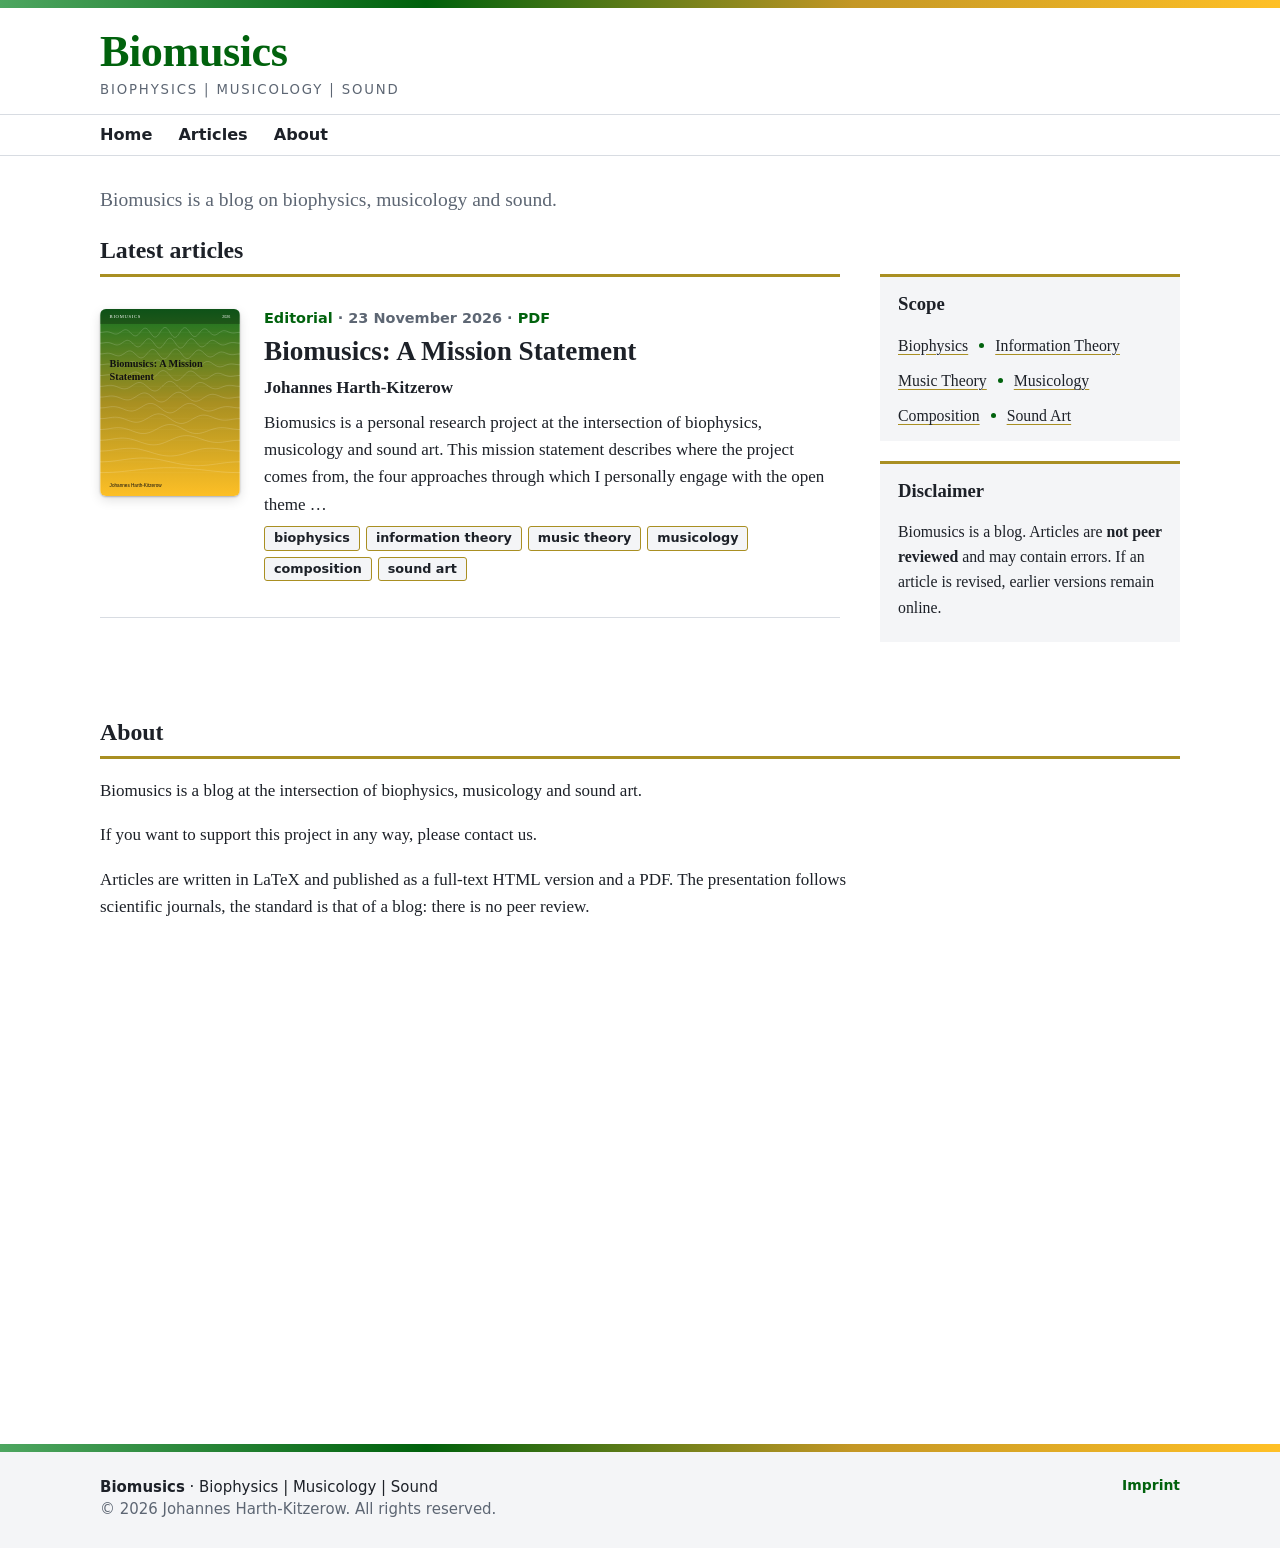
<file: index.html>
<!doctype html>
<html lang="en">
<head>
  <meta charset="utf-8">
  <meta name="viewport" content="width=device-width, initial-scale=1">
  <title>Biomusics</title>
  <meta name="description" content="Biomusics is a blog on biophysics, musicology and sound.">
  <link rel="stylesheet" href="assets/style.css">
  <script defer src="assets/player.js"></script>
  <script defer src="assets/nav.js"></script>
</head>
<body>
  <a class="skip" href="#main">Skip to content</a>
  <div class="stripe" aria-hidden="true"></div>

  <header class="masthead">
    <div class="wrap masthead-row">
      <a class="brand" href="index.html">
        <span class="brand-title">Biomusics</span>
<span class="brand-sub">Biophysics | Musicology | Sound</span>      </a>
      <div class="masthead-side">
      </div>
    </div>
  </header>

  <nav class="mainnav" aria-label="Main">
    <div class="wrap">
      <ul>
        <li><a href="index.html">Home</a></li>
        <li><a href="index.html#articles">Articles</a></li>
        <li><a href="index.html#about">About</a></li>
      </ul>
    </div>
  </nav>

  <main id="main" class="wrap">
<section class="intro">
  <h1>Biomusics</h1>
  <p class="lead">Biomusics is a blog on biophysics, musicology and sound.</p>
</section>

<div class="layout">
  <section id="articles" class="main-col">
    <h2 class="section-title">Latest articles</h2>
    <article class="card">
  <a class="card-cover" href="articles/HarthKitzerow2026Biomusics/fulltext/index.html" tabindex="-1" aria-hidden="true">
    <img src="articles/HarthKitzerow2026Biomusics/cover.svg" alt="Cover of “Biomusics: A Mission Statement”" loading="lazy">
  </a>
  <div class="card-body">
    <p class="kicker">
      <span class="type">Editorial</span> ·
      23 November 2026      · <a class="pdf-link" href="articles/HarthKitzerow2026Biomusics/HarthKitzerow2026Biomusics.pdf">PDF</a>
    </p>
    <h3 class="card-title"><a href="articles/HarthKitzerow2026Biomusics/fulltext/index.html">Biomusics: A Mission Statement</a></h3>
    <p class="authors">Johannes Harth-Kitzerow</p>
<p class="excerpt">Biomusics is a personal research project at the intersection of biophysics, musicology and sound art. This mission statement describes where the project comes from, the four approaches through which I personally engage with the open theme …</p>    <ul class="chips"><li class="scope"><a href="keywords/biophysics.html">biophysics</a></li><li class="scope"><a href="keywords/information-theory.html">information theory</a></li><li class="scope"><a href="keywords/music-theory.html">music theory</a></li><li class="scope"><a href="keywords/musicology.html">musicology</a></li><li class="scope"><a href="keywords/composition.html">composition</a></li><li class="scope"><a href="keywords/sound-art.html">sound art</a></li></ul>

  </div>
</article>

  </section>

  <aside class="side-col">
    <section class="panel">
      <h2>Scope</h2>
      <ul class="scope-rows"><li><a href="keywords/biophysics.html">Biophysics</a><span class="dot" aria-hidden="true"></span><a href="keywords/information-theory.html">Information Theory</a></li><li><a href="keywords/music-theory.html">Music Theory</a><span class="dot" aria-hidden="true"></span><a href="keywords/musicology.html">Musicology</a></li><li><a href="keywords/composition.html">Composition</a><span class="dot" aria-hidden="true"></span><a href="keywords/sound-art.html">Sound Art</a></li></ul>
    </section>
    <section class="panel">
      <h2>Disclaimer</h2>
      <p>Biomusics is a blog. Articles are <strong>not peer reviewed</strong> and may contain errors.
        If an article is revised, earlier versions remain online.</p>
    </section>
  </aside>
</div>

<section id="about" class="about-section">
  <h2 class="section-title">About</h2>
  <div class="prose-block">
<p>Biomusics is a blog at the intersection of biophysics, musicology and sound art.</p><p>If you want to support this project in any way, please contact us.</p><p>Articles are written in LaTeX and published as a full-text HTML version and a PDF. The presentation follows scientific journals, the standard is that of a blog: there is no peer review.</p>  </div>
</section>
  </main>

  <footer class="footer">
    <div class="stripe" aria-hidden="true"></div>
    <div class="wrap footer-row">
      <div>
        <strong>Biomusics</strong> · Biophysics | Musicology | Sound<br>
<span class="muted">© 2026 Johannes Harth-Kitzerow. All rights reserved.</span>      </div>
      <div class="footer-links">
        <ul class="social">
<li><a href="impressum.html">Imprint</a></li>        </ul>
      </div>
    </div>
  </footer>
</body>
</html>
</file>
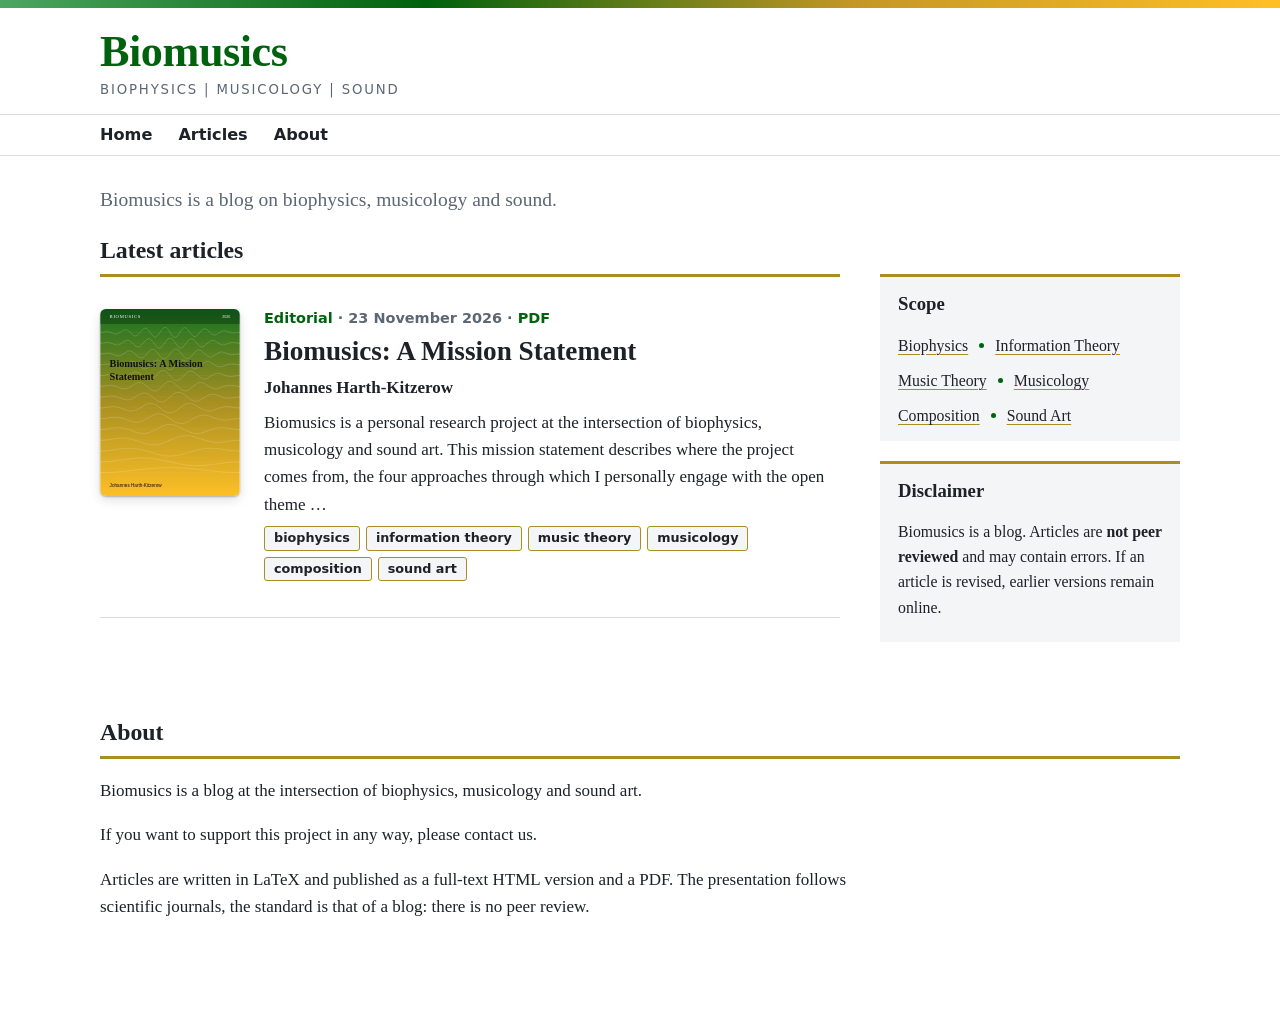
<file: about.html>
<!doctype html>
<meta charset="utf-8">
<title>About</title>
<meta http-equiv="refresh" content="0; url=index.html#about">
<link rel="canonical" href="index.html#about">
<p><a href="index.html#about">About</a></p>
</file>
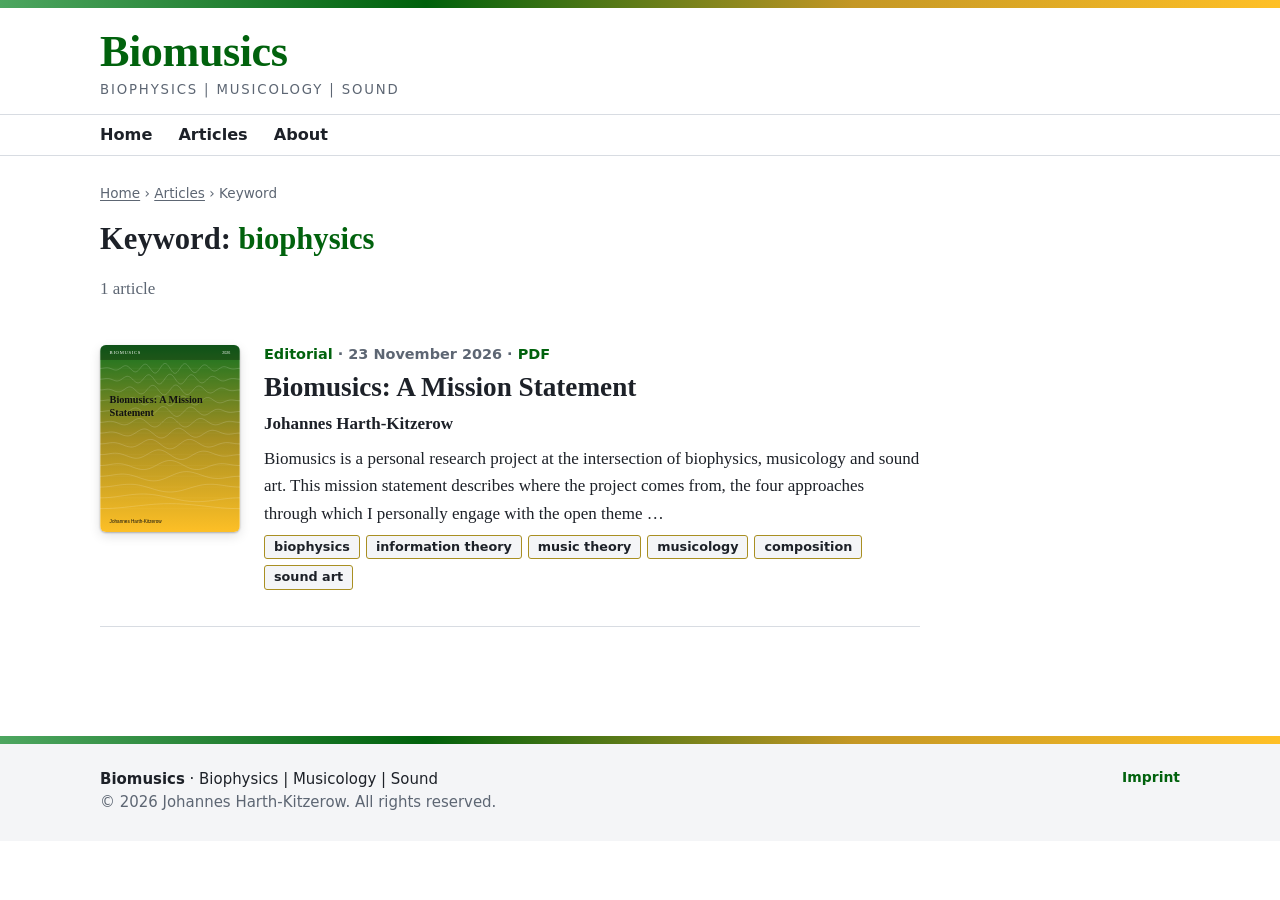
<file: keywords/biophysics.html>
<!doctype html>
<html lang="en">
<head>
  <meta charset="utf-8">
  <meta name="viewport" content="width=device-width, initial-scale=1">
  <title>Keyword: biophysics – Biomusics</title>
  <meta name="description" content="Biomusics is a blog on biophysics, musicology and sound.">
  <link rel="stylesheet" href="../assets/style.css">
  <script defer src="../assets/player.js"></script>
  <script defer src="../assets/nav.js"></script>
</head>
<body>
  <a class="skip" href="#main">Skip to content</a>
  <div class="stripe" aria-hidden="true"></div>

  <header class="masthead">
    <div class="wrap masthead-row">
      <a class="brand" href="../index.html">
        <span class="brand-title">Biomusics</span>
<span class="brand-sub">Biophysics | Musicology | Sound</span>      </a>
      <div class="masthead-side">
      </div>
    </div>
  </header>

  <nav class="mainnav" aria-label="Main">
    <div class="wrap">
      <ul>
        <li><a href="../index.html">Home</a></li>
        <li><a href="../index.html#articles">Articles</a></li>
        <li><a href="../index.html#about">About</a></li>
      </ul>
    </div>
  </nav>

  <main id="main" class="wrap">
<nav class="crumbs" aria-label="Breadcrumb">
  <a href="../index.html">Home</a> › <a href="../index.html#articles">Articles</a> › Keyword
</nav>

<section class="keyword-list">
  <h1 class="keyword-title">Keyword: <span>biophysics</span></h1>
  <p class="muted">1 article</p>
  <article class="card">
  <a class="card-cover" href="../articles/HarthKitzerow2026Biomusics/fulltext/index.html" tabindex="-1" aria-hidden="true">
    <img src="../articles/HarthKitzerow2026Biomusics/cover.svg" alt="Cover of “Biomusics: A Mission Statement”" loading="lazy">
  </a>
  <div class="card-body">
    <p class="kicker">
      <span class="type">Editorial</span> ·
      23 November 2026      · <a class="pdf-link" href="../articles/HarthKitzerow2026Biomusics/HarthKitzerow2026Biomusics.pdf">PDF</a>
    </p>
    <h3 class="card-title"><a href="../articles/HarthKitzerow2026Biomusics/fulltext/index.html">Biomusics: A Mission Statement</a></h3>
    <p class="authors">Johannes Harth-Kitzerow</p>
<p class="excerpt">Biomusics is a personal research project at the intersection of biophysics, musicology and sound art. This mission statement describes where the project comes from, the four approaches through which I personally engage with the open theme …</p>    <ul class="chips"><li class="scope"><a href="../keywords/biophysics.html">biophysics</a></li><li class="scope"><a href="../keywords/information-theory.html">information theory</a></li><li class="scope"><a href="../keywords/music-theory.html">music theory</a></li><li class="scope"><a href="../keywords/musicology.html">musicology</a></li><li class="scope"><a href="../keywords/composition.html">composition</a></li><li class="scope"><a href="../keywords/sound-art.html">sound art</a></li></ul>

  </div>
</article>

</section>
  </main>

  <footer class="footer">
    <div class="stripe" aria-hidden="true"></div>
    <div class="wrap footer-row">
      <div>
        <strong>Biomusics</strong> · Biophysics | Musicology | Sound<br>
<span class="muted">© 2026 Johannes Harth-Kitzerow. All rights reserved.</span>      </div>
      <div class="footer-links">
        <ul class="social">
<li><a href="../impressum.html">Imprint</a></li>        </ul>
      </div>
    </div>
  </footer>
</body>
</html>
</file>
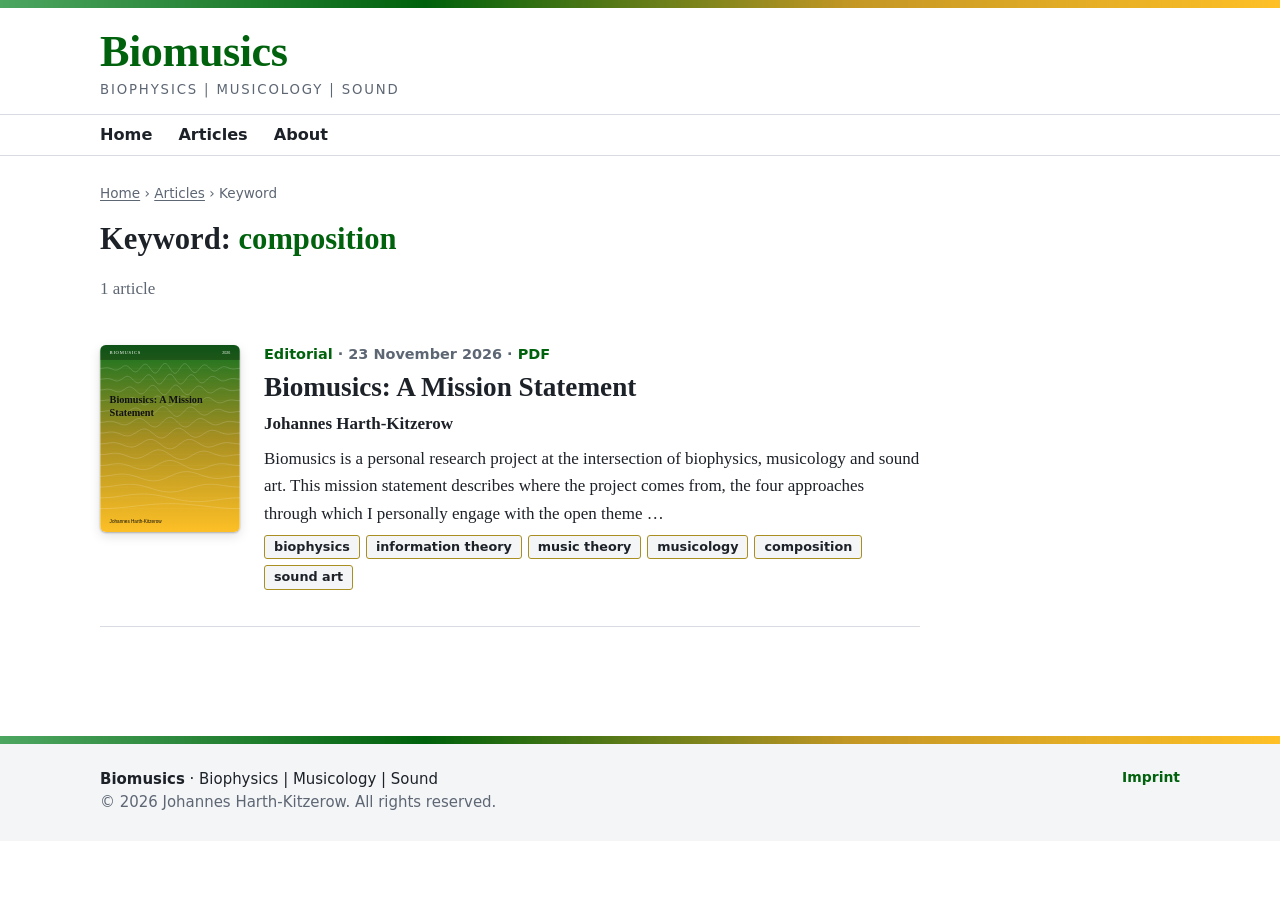
<file: keywords/composition.html>
<!doctype html>
<html lang="en">
<head>
  <meta charset="utf-8">
  <meta name="viewport" content="width=device-width, initial-scale=1">
  <title>Keyword: composition – Biomusics</title>
  <meta name="description" content="Biomusics is a blog on biophysics, musicology and sound.">
  <link rel="stylesheet" href="../assets/style.css">
  <script defer src="../assets/player.js"></script>
  <script defer src="../assets/nav.js"></script>
</head>
<body>
  <a class="skip" href="#main">Skip to content</a>
  <div class="stripe" aria-hidden="true"></div>

  <header class="masthead">
    <div class="wrap masthead-row">
      <a class="brand" href="../index.html">
        <span class="brand-title">Biomusics</span>
<span class="brand-sub">Biophysics | Musicology | Sound</span>      </a>
      <div class="masthead-side">
      </div>
    </div>
  </header>

  <nav class="mainnav" aria-label="Main">
    <div class="wrap">
      <ul>
        <li><a href="../index.html">Home</a></li>
        <li><a href="../index.html#articles">Articles</a></li>
        <li><a href="../index.html#about">About</a></li>
      </ul>
    </div>
  </nav>

  <main id="main" class="wrap">
<nav class="crumbs" aria-label="Breadcrumb">
  <a href="../index.html">Home</a> › <a href="../index.html#articles">Articles</a> › Keyword
</nav>

<section class="keyword-list">
  <h1 class="keyword-title">Keyword: <span>composition</span></h1>
  <p class="muted">1 article</p>
  <article class="card">
  <a class="card-cover" href="../articles/HarthKitzerow2026Biomusics/fulltext/index.html" tabindex="-1" aria-hidden="true">
    <img src="../articles/HarthKitzerow2026Biomusics/cover.svg" alt="Cover of “Biomusics: A Mission Statement”" loading="lazy">
  </a>
  <div class="card-body">
    <p class="kicker">
      <span class="type">Editorial</span> ·
      23 November 2026      · <a class="pdf-link" href="../articles/HarthKitzerow2026Biomusics/HarthKitzerow2026Biomusics.pdf">PDF</a>
    </p>
    <h3 class="card-title"><a href="../articles/HarthKitzerow2026Biomusics/fulltext/index.html">Biomusics: A Mission Statement</a></h3>
    <p class="authors">Johannes Harth-Kitzerow</p>
<p class="excerpt">Biomusics is a personal research project at the intersection of biophysics, musicology and sound art. This mission statement describes where the project comes from, the four approaches through which I personally engage with the open theme …</p>    <ul class="chips"><li class="scope"><a href="../keywords/biophysics.html">biophysics</a></li><li class="scope"><a href="../keywords/information-theory.html">information theory</a></li><li class="scope"><a href="../keywords/music-theory.html">music theory</a></li><li class="scope"><a href="../keywords/musicology.html">musicology</a></li><li class="scope"><a href="../keywords/composition.html">composition</a></li><li class="scope"><a href="../keywords/sound-art.html">sound art</a></li></ul>

  </div>
</article>

</section>
  </main>

  <footer class="footer">
    <div class="stripe" aria-hidden="true"></div>
    <div class="wrap footer-row">
      <div>
        <strong>Biomusics</strong> · Biophysics | Musicology | Sound<br>
<span class="muted">© 2026 Johannes Harth-Kitzerow. All rights reserved.</span>      </div>
      <div class="footer-links">
        <ul class="social">
<li><a href="../impressum.html">Imprint</a></li>        </ul>
      </div>
    </div>
  </footer>
</body>
</html>
</file>
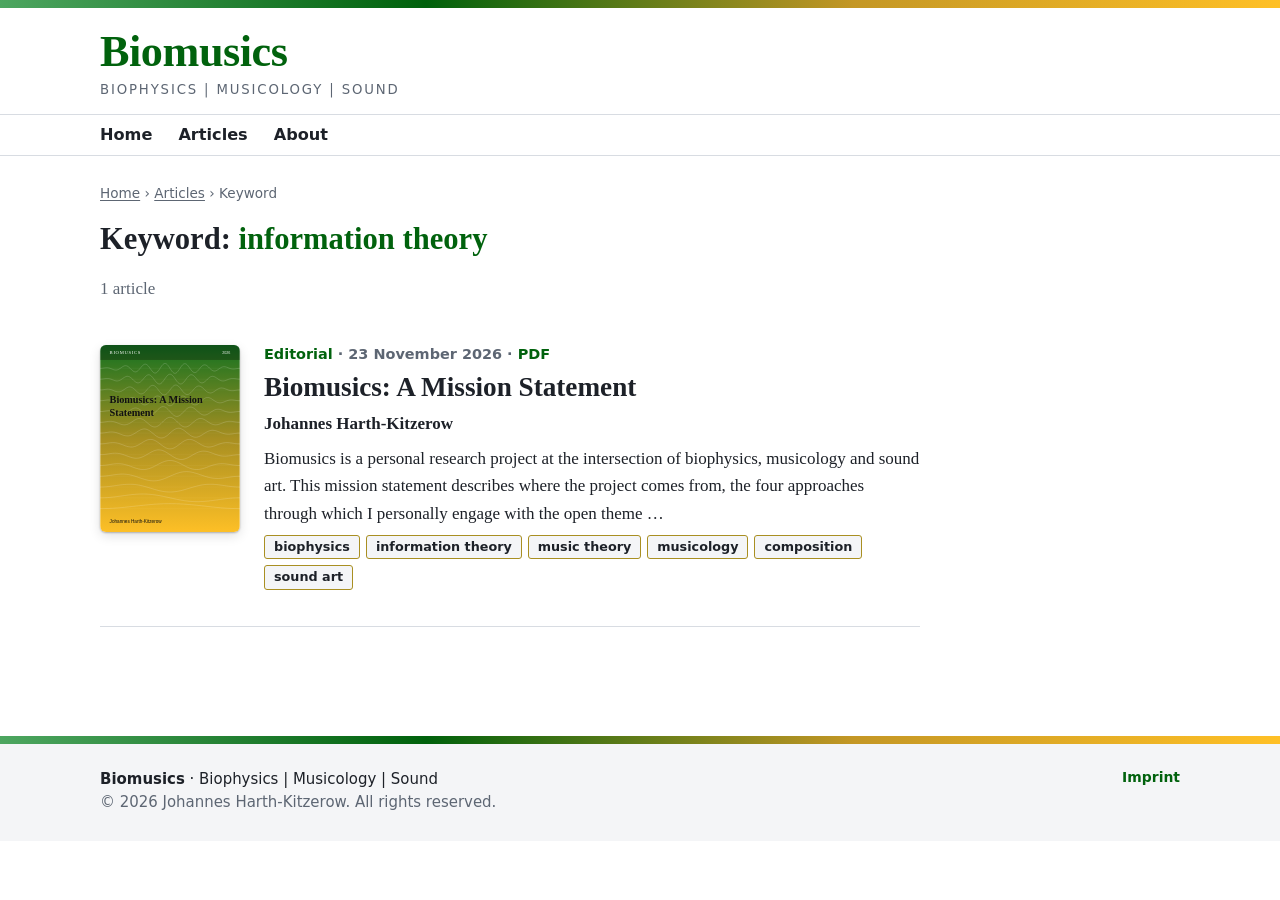
<file: keywords/information-theory.html>
<!doctype html>
<html lang="en">
<head>
  <meta charset="utf-8">
  <meta name="viewport" content="width=device-width, initial-scale=1">
  <title>Keyword: information theory – Biomusics</title>
  <meta name="description" content="Biomusics is a blog on biophysics, musicology and sound.">
  <link rel="stylesheet" href="../assets/style.css">
  <script defer src="../assets/player.js"></script>
  <script defer src="../assets/nav.js"></script>
</head>
<body>
  <a class="skip" href="#main">Skip to content</a>
  <div class="stripe" aria-hidden="true"></div>

  <header class="masthead">
    <div class="wrap masthead-row">
      <a class="brand" href="../index.html">
        <span class="brand-title">Biomusics</span>
<span class="brand-sub">Biophysics | Musicology | Sound</span>      </a>
      <div class="masthead-side">
      </div>
    </div>
  </header>

  <nav class="mainnav" aria-label="Main">
    <div class="wrap">
      <ul>
        <li><a href="../index.html">Home</a></li>
        <li><a href="../index.html#articles">Articles</a></li>
        <li><a href="../index.html#about">About</a></li>
      </ul>
    </div>
  </nav>

  <main id="main" class="wrap">
<nav class="crumbs" aria-label="Breadcrumb">
  <a href="../index.html">Home</a> › <a href="../index.html#articles">Articles</a> › Keyword
</nav>

<section class="keyword-list">
  <h1 class="keyword-title">Keyword: <span>information theory</span></h1>
  <p class="muted">1 article</p>
  <article class="card">
  <a class="card-cover" href="../articles/HarthKitzerow2026Biomusics/fulltext/index.html" tabindex="-1" aria-hidden="true">
    <img src="../articles/HarthKitzerow2026Biomusics/cover.svg" alt="Cover of “Biomusics: A Mission Statement”" loading="lazy">
  </a>
  <div class="card-body">
    <p class="kicker">
      <span class="type">Editorial</span> ·
      23 November 2026      · <a class="pdf-link" href="../articles/HarthKitzerow2026Biomusics/HarthKitzerow2026Biomusics.pdf">PDF</a>
    </p>
    <h3 class="card-title"><a href="../articles/HarthKitzerow2026Biomusics/fulltext/index.html">Biomusics: A Mission Statement</a></h3>
    <p class="authors">Johannes Harth-Kitzerow</p>
<p class="excerpt">Biomusics is a personal research project at the intersection of biophysics, musicology and sound art. This mission statement describes where the project comes from, the four approaches through which I personally engage with the open theme …</p>    <ul class="chips"><li class="scope"><a href="../keywords/biophysics.html">biophysics</a></li><li class="scope"><a href="../keywords/information-theory.html">information theory</a></li><li class="scope"><a href="../keywords/music-theory.html">music theory</a></li><li class="scope"><a href="../keywords/musicology.html">musicology</a></li><li class="scope"><a href="../keywords/composition.html">composition</a></li><li class="scope"><a href="../keywords/sound-art.html">sound art</a></li></ul>

  </div>
</article>

</section>
  </main>

  <footer class="footer">
    <div class="stripe" aria-hidden="true"></div>
    <div class="wrap footer-row">
      <div>
        <strong>Biomusics</strong> · Biophysics | Musicology | Sound<br>
<span class="muted">© 2026 Johannes Harth-Kitzerow. All rights reserved.</span>      </div>
      <div class="footer-links">
        <ul class="social">
<li><a href="../impressum.html">Imprint</a></li>        </ul>
      </div>
    </div>
  </footer>
</body>
</html>
</file>
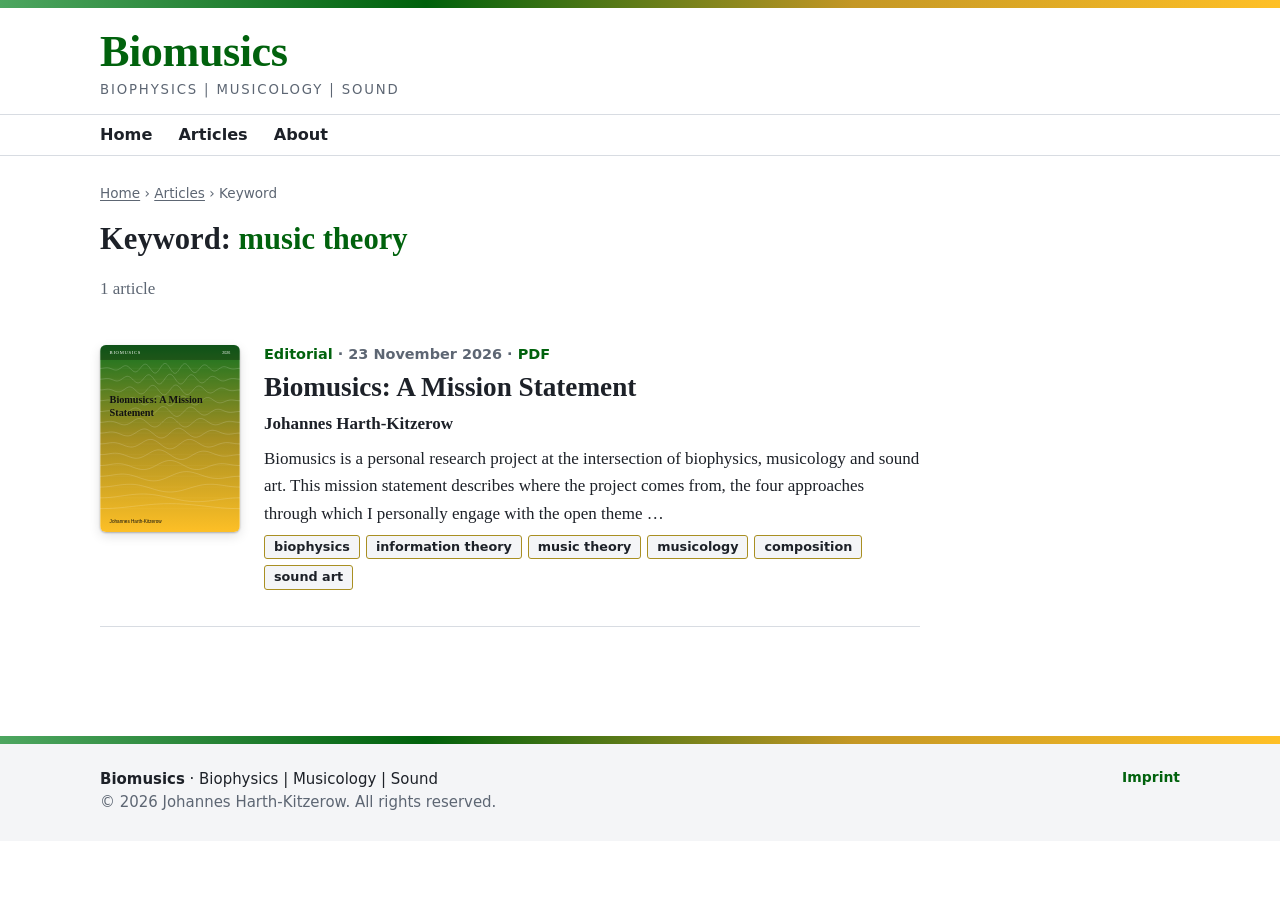
<file: keywords/music-theory.html>
<!doctype html>
<html lang="en">
<head>
  <meta charset="utf-8">
  <meta name="viewport" content="width=device-width, initial-scale=1">
  <title>Keyword: music theory – Biomusics</title>
  <meta name="description" content="Biomusics is a blog on biophysics, musicology and sound.">
  <link rel="stylesheet" href="../assets/style.css">
  <script defer src="../assets/player.js"></script>
  <script defer src="../assets/nav.js"></script>
</head>
<body>
  <a class="skip" href="#main">Skip to content</a>
  <div class="stripe" aria-hidden="true"></div>

  <header class="masthead">
    <div class="wrap masthead-row">
      <a class="brand" href="../index.html">
        <span class="brand-title">Biomusics</span>
<span class="brand-sub">Biophysics | Musicology | Sound</span>      </a>
      <div class="masthead-side">
      </div>
    </div>
  </header>

  <nav class="mainnav" aria-label="Main">
    <div class="wrap">
      <ul>
        <li><a href="../index.html">Home</a></li>
        <li><a href="../index.html#articles">Articles</a></li>
        <li><a href="../index.html#about">About</a></li>
      </ul>
    </div>
  </nav>

  <main id="main" class="wrap">
<nav class="crumbs" aria-label="Breadcrumb">
  <a href="../index.html">Home</a> › <a href="../index.html#articles">Articles</a> › Keyword
</nav>

<section class="keyword-list">
  <h1 class="keyword-title">Keyword: <span>music theory</span></h1>
  <p class="muted">1 article</p>
  <article class="card">
  <a class="card-cover" href="../articles/HarthKitzerow2026Biomusics/fulltext/index.html" tabindex="-1" aria-hidden="true">
    <img src="../articles/HarthKitzerow2026Biomusics/cover.svg" alt="Cover of “Biomusics: A Mission Statement”" loading="lazy">
  </a>
  <div class="card-body">
    <p class="kicker">
      <span class="type">Editorial</span> ·
      23 November 2026      · <a class="pdf-link" href="../articles/HarthKitzerow2026Biomusics/HarthKitzerow2026Biomusics.pdf">PDF</a>
    </p>
    <h3 class="card-title"><a href="../articles/HarthKitzerow2026Biomusics/fulltext/index.html">Biomusics: A Mission Statement</a></h3>
    <p class="authors">Johannes Harth-Kitzerow</p>
<p class="excerpt">Biomusics is a personal research project at the intersection of biophysics, musicology and sound art. This mission statement describes where the project comes from, the four approaches through which I personally engage with the open theme …</p>    <ul class="chips"><li class="scope"><a href="../keywords/biophysics.html">biophysics</a></li><li class="scope"><a href="../keywords/information-theory.html">information theory</a></li><li class="scope"><a href="../keywords/music-theory.html">music theory</a></li><li class="scope"><a href="../keywords/musicology.html">musicology</a></li><li class="scope"><a href="../keywords/composition.html">composition</a></li><li class="scope"><a href="../keywords/sound-art.html">sound art</a></li></ul>

  </div>
</article>

</section>
  </main>

  <footer class="footer">
    <div class="stripe" aria-hidden="true"></div>
    <div class="wrap footer-row">
      <div>
        <strong>Biomusics</strong> · Biophysics | Musicology | Sound<br>
<span class="muted">© 2026 Johannes Harth-Kitzerow. All rights reserved.</span>      </div>
      <div class="footer-links">
        <ul class="social">
<li><a href="../impressum.html">Imprint</a></li>        </ul>
      </div>
    </div>
  </footer>
</body>
</html>
</file>
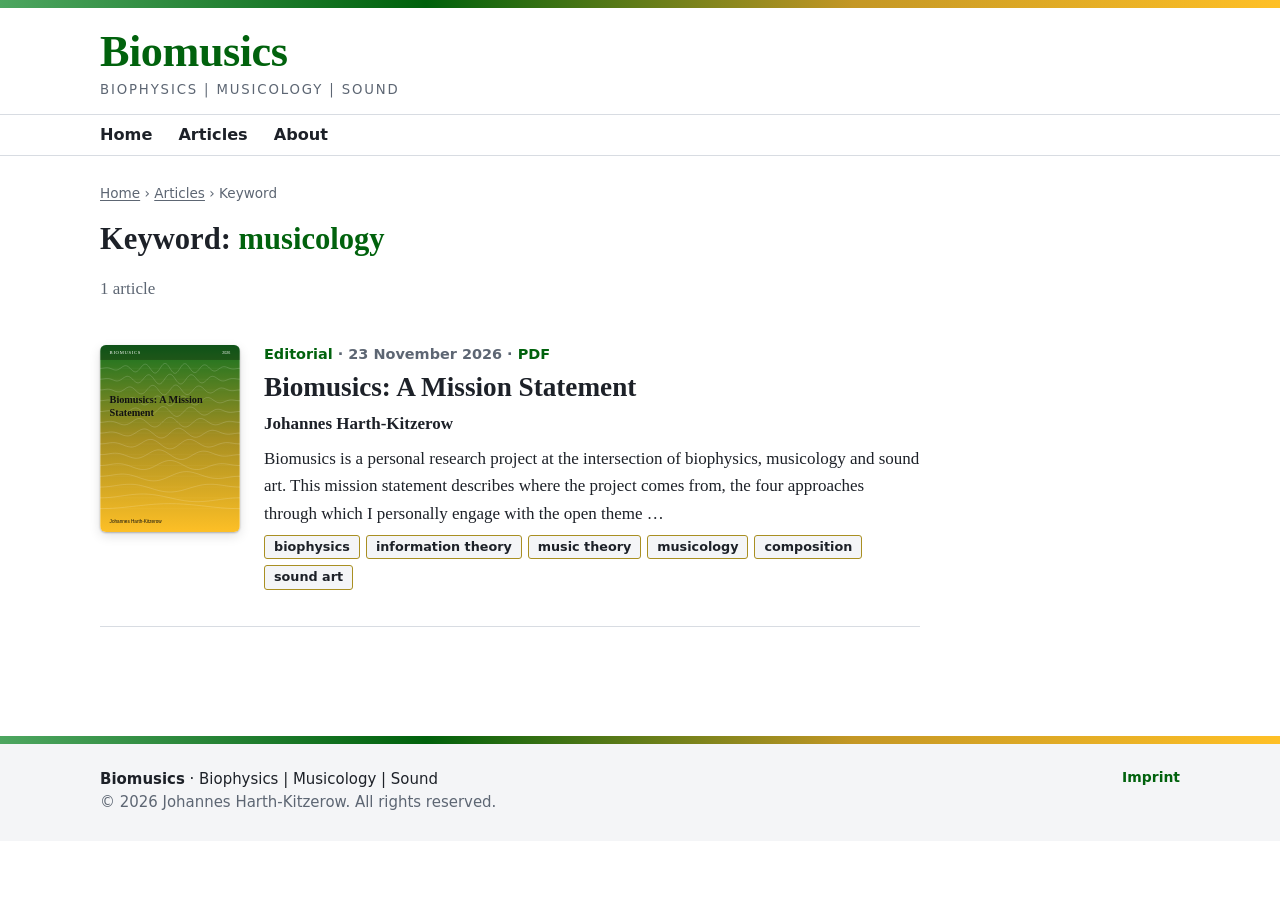
<file: keywords/musicology.html>
<!doctype html>
<html lang="en">
<head>
  <meta charset="utf-8">
  <meta name="viewport" content="width=device-width, initial-scale=1">
  <title>Keyword: musicology – Biomusics</title>
  <meta name="description" content="Biomusics is a blog on biophysics, musicology and sound.">
  <link rel="stylesheet" href="../assets/style.css">
  <script defer src="../assets/player.js"></script>
  <script defer src="../assets/nav.js"></script>
</head>
<body>
  <a class="skip" href="#main">Skip to content</a>
  <div class="stripe" aria-hidden="true"></div>

  <header class="masthead">
    <div class="wrap masthead-row">
      <a class="brand" href="../index.html">
        <span class="brand-title">Biomusics</span>
<span class="brand-sub">Biophysics | Musicology | Sound</span>      </a>
      <div class="masthead-side">
      </div>
    </div>
  </header>

  <nav class="mainnav" aria-label="Main">
    <div class="wrap">
      <ul>
        <li><a href="../index.html">Home</a></li>
        <li><a href="../index.html#articles">Articles</a></li>
        <li><a href="../index.html#about">About</a></li>
      </ul>
    </div>
  </nav>

  <main id="main" class="wrap">
<nav class="crumbs" aria-label="Breadcrumb">
  <a href="../index.html">Home</a> › <a href="../index.html#articles">Articles</a> › Keyword
</nav>

<section class="keyword-list">
  <h1 class="keyword-title">Keyword: <span>musicology</span></h1>
  <p class="muted">1 article</p>
  <article class="card">
  <a class="card-cover" href="../articles/HarthKitzerow2026Biomusics/fulltext/index.html" tabindex="-1" aria-hidden="true">
    <img src="../articles/HarthKitzerow2026Biomusics/cover.svg" alt="Cover of “Biomusics: A Mission Statement”" loading="lazy">
  </a>
  <div class="card-body">
    <p class="kicker">
      <span class="type">Editorial</span> ·
      23 November 2026      · <a class="pdf-link" href="../articles/HarthKitzerow2026Biomusics/HarthKitzerow2026Biomusics.pdf">PDF</a>
    </p>
    <h3 class="card-title"><a href="../articles/HarthKitzerow2026Biomusics/fulltext/index.html">Biomusics: A Mission Statement</a></h3>
    <p class="authors">Johannes Harth-Kitzerow</p>
<p class="excerpt">Biomusics is a personal research project at the intersection of biophysics, musicology and sound art. This mission statement describes where the project comes from, the four approaches through which I personally engage with the open theme …</p>    <ul class="chips"><li class="scope"><a href="../keywords/biophysics.html">biophysics</a></li><li class="scope"><a href="../keywords/information-theory.html">information theory</a></li><li class="scope"><a href="../keywords/music-theory.html">music theory</a></li><li class="scope"><a href="../keywords/musicology.html">musicology</a></li><li class="scope"><a href="../keywords/composition.html">composition</a></li><li class="scope"><a href="../keywords/sound-art.html">sound art</a></li></ul>

  </div>
</article>

</section>
  </main>

  <footer class="footer">
    <div class="stripe" aria-hidden="true"></div>
    <div class="wrap footer-row">
      <div>
        <strong>Biomusics</strong> · Biophysics | Musicology | Sound<br>
<span class="muted">© 2026 Johannes Harth-Kitzerow. All rights reserved.</span>      </div>
      <div class="footer-links">
        <ul class="social">
<li><a href="../impressum.html">Imprint</a></li>        </ul>
      </div>
    </div>
  </footer>
</body>
</html>
</file>
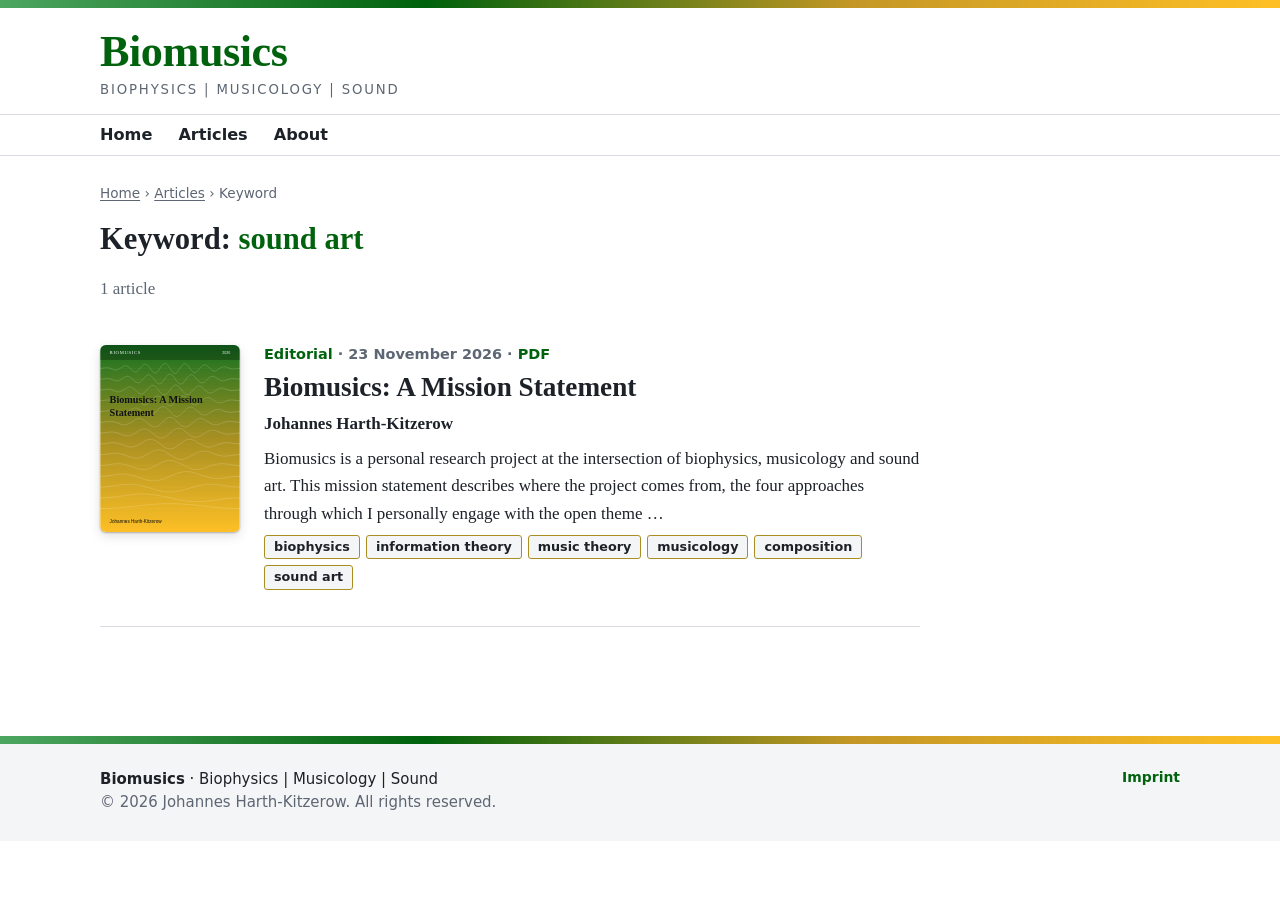
<file: keywords/sound-art.html>
<!doctype html>
<html lang="en">
<head>
  <meta charset="utf-8">
  <meta name="viewport" content="width=device-width, initial-scale=1">
  <title>Keyword: sound art – Biomusics</title>
  <meta name="description" content="Biomusics is a blog on biophysics, musicology and sound.">
  <link rel="stylesheet" href="../assets/style.css">
  <script defer src="../assets/player.js"></script>
  <script defer src="../assets/nav.js"></script>
</head>
<body>
  <a class="skip" href="#main">Skip to content</a>
  <div class="stripe" aria-hidden="true"></div>

  <header class="masthead">
    <div class="wrap masthead-row">
      <a class="brand" href="../index.html">
        <span class="brand-title">Biomusics</span>
<span class="brand-sub">Biophysics | Musicology | Sound</span>      </a>
      <div class="masthead-side">
      </div>
    </div>
  </header>

  <nav class="mainnav" aria-label="Main">
    <div class="wrap">
      <ul>
        <li><a href="../index.html">Home</a></li>
        <li><a href="../index.html#articles">Articles</a></li>
        <li><a href="../index.html#about">About</a></li>
      </ul>
    </div>
  </nav>

  <main id="main" class="wrap">
<nav class="crumbs" aria-label="Breadcrumb">
  <a href="../index.html">Home</a> › <a href="../index.html#articles">Articles</a> › Keyword
</nav>

<section class="keyword-list">
  <h1 class="keyword-title">Keyword: <span>sound art</span></h1>
  <p class="muted">1 article</p>
  <article class="card">
  <a class="card-cover" href="../articles/HarthKitzerow2026Biomusics/fulltext/index.html" tabindex="-1" aria-hidden="true">
    <img src="../articles/HarthKitzerow2026Biomusics/cover.svg" alt="Cover of “Biomusics: A Mission Statement”" loading="lazy">
  </a>
  <div class="card-body">
    <p class="kicker">
      <span class="type">Editorial</span> ·
      23 November 2026      · <a class="pdf-link" href="../articles/HarthKitzerow2026Biomusics/HarthKitzerow2026Biomusics.pdf">PDF</a>
    </p>
    <h3 class="card-title"><a href="../articles/HarthKitzerow2026Biomusics/fulltext/index.html">Biomusics: A Mission Statement</a></h3>
    <p class="authors">Johannes Harth-Kitzerow</p>
<p class="excerpt">Biomusics is a personal research project at the intersection of biophysics, musicology and sound art. This mission statement describes where the project comes from, the four approaches through which I personally engage with the open theme …</p>    <ul class="chips"><li class="scope"><a href="../keywords/biophysics.html">biophysics</a></li><li class="scope"><a href="../keywords/information-theory.html">information theory</a></li><li class="scope"><a href="../keywords/music-theory.html">music theory</a></li><li class="scope"><a href="../keywords/musicology.html">musicology</a></li><li class="scope"><a href="../keywords/composition.html">composition</a></li><li class="scope"><a href="../keywords/sound-art.html">sound art</a></li></ul>

  </div>
</article>

</section>
  </main>

  <footer class="footer">
    <div class="stripe" aria-hidden="true"></div>
    <div class="wrap footer-row">
      <div>
        <strong>Biomusics</strong> · Biophysics | Musicology | Sound<br>
<span class="muted">© 2026 Johannes Harth-Kitzerow. All rights reserved.</span>      </div>
      <div class="footer-links">
        <ul class="social">
<li><a href="../impressum.html">Imprint</a></li>        </ul>
      </div>
    </div>
  </footer>
</body>
</html>
</file>
<file: assets/style.css>
/* Generated from templates/style.css.j2 – colours come from the colour scale in config.yaml.
   Fonts are system fonts on purpose: no external requests, no cookie banner needed. */

:root {
  --c0: #4da660;
  --c1: #308c40;
  --c2: #137221;
  --c3: #18680f;
  --c4: #627c18;
  --c5: #ac9022;
  --c6: #d3a125;
  --c7: #e9b126;
  --c8: #ffc026;
  --primary: #01620d;
  --on-primary: #ffffff;
  --accent: #a98f22;
  --link: #01620d;
  --gradient: linear-gradient(90deg, #4da660 0.0%, #00610c 33.3%, #c49725 66.7%, #ffc026 100.0%);

  --ink: #1d2128;
  --muted: #5d6673;
  --rule: #d8dce2;
  --wash: #f4f5f7;
  --paper: #ffffff;
  --serif: "Source Serif 4", "Source Serif Pro", Georgia, "Times New Roman", serif;
  --sans: system-ui, -apple-system, "Segoe UI", Roboto, "Helvetica Neue", Arial, sans-serif;
  --mono: ui-monospace, SFMono-Regular, Menlo, Consolas, monospace;
}

*, *::before, *::after { box-sizing: border-box; }
html { font-size: 17px; -webkit-text-size-adjust: 100%; }
body { margin: 0; background: var(--paper); color: var(--ink); font: 1rem/1.6 var(--serif); }
img, svg { max-width: 100%; height: auto; }
a { color: var(--link); text-decoration-thickness: 1px; text-underline-offset: 2px; }
a:hover { text-decoration-thickness: 2px; }
a:focus-visible, summary:focus-visible { outline: 3px solid var(--accent); outline-offset: 2px; }
.wrap { max-width: 1120px; margin: 0 auto; padding: 0 20px; }
.muted { color: var(--muted); }
.small { font-size: .85rem; }
.skip { position: absolute; left: -999px; }
.skip:focus { left: 8px; top: 8px; background: var(--paper); padding: 6px 10px; z-index: 10; }
.stripe { height: 8px; background: var(--gradient); }

/* ---- masthead & navigation (journal style: name left, links right) ---- */
.masthead { border-bottom: 1px solid var(--rule); }
.masthead-row { display: flex; align-items: flex-end; justify-content: space-between; gap: 20px; padding-top: 22px; padding-bottom: 16px; flex-wrap: wrap; }
.brand { text-decoration: none; color: var(--primary); display: flex; flex-direction: column; }
.brand .logo { height: 44px; width: auto; margin-bottom: 6px; align-self: flex-start; }
.brand-title { font: 700 2.6rem/1 var(--serif); letter-spacing: -.01em; }
.brand-sub { font: 500 .78rem/1.2 var(--sans); letter-spacing: .14em; text-transform: uppercase; color: var(--muted); margin-top: 8px; }
.masthead-side { display: flex; flex-direction: column; align-items: flex-end; gap: 10px; }
.pill { font: 600 .72rem/1 var(--sans); letter-spacing: .04em; text-transform: uppercase; border: 1px solid var(--accent); color: var(--ink); padding: 5px 10px; border-radius: 999px; }
.social { list-style: none; display: flex; flex-wrap: wrap; gap: 4px 16px; margin: 0; padding: 0; font: 600 .82rem/1.4 var(--sans); }
.social a { text-decoration: none; }
.social a:hover { text-decoration: underline; }

.mainnav { border-bottom: 1px solid var(--rule); position: sticky; top: 0; z-index: 50; background: #fff; transition: opacity .5s ease; }
.mainnav.nav-idle { opacity: 0; pointer-events: none; }
@media (prefers-reduced-motion: reduce) { .mainnav { transition: none; } }
html { scroll-padding-top: 56px; }   /* anchors are not hidden behind the menu */
.mainnav ul { list-style: none; margin: 0; padding: 0; display: flex; flex-wrap: wrap; }
.mainnav a { display: block; padding: 12px 18px 12px 0; margin-right: 8px; color: var(--ink); text-decoration: none; font: 600 .95rem/1 var(--sans); }
.mainnav a:hover { color: var(--link); text-decoration: underline; text-underline-offset: 6px; text-decoration-color: var(--accent); text-decoration-thickness: 3px; }

main.wrap { padding-top: 28px; padding-bottom: 56px; min-height: 60vh; }

/* ---- home page ---- */
.intro h1 { position: absolute; left: -999px; }   /* visible title is the masthead; keep an h1 for structure */
.lead { font-size: 1.15rem; color: var(--muted); max-width: 46rem; margin: 0 0 8px; }
.layout { display: grid; grid-template-columns: minmax(0, 1fr) 300px; gap: 40px; margin-top: 20px; }
.section-title { font: 700 1.4rem/1.2 var(--serif); border-bottom: 3px solid var(--accent); padding-bottom: 10px; margin: 0 0 6px; }

.card { display: grid; grid-template-columns: 140px minmax(0, 1fr); gap: 24px; padding: 26px 0; border-bottom: 1px solid var(--rule); }
.card-cover img { display: block; width: 140px; aspect-ratio: 3 / 4; object-fit: cover; border-radius: 6px; box-shadow: 0 1px 2px rgba(0,0,0,.25), 0 4px 12px rgba(0,0,0,.12); }
.kicker { font: 600 .85rem/1.3 var(--sans); color: var(--muted); margin: 0 0 6px; }
.kicker .type { color: var(--link); }
.card-title { font: 700 1.6rem/1.25 var(--serif); margin: 0 0 6px; }
.excerpt { margin: 8px 0 0; color: var(--ink); }
.card-title a { color: var(--ink); text-decoration: none; }
.card-title a:hover { color: var(--link); text-decoration: underline; }
.authors { margin: 0; font-weight: 600; }
.citation { margin: 2px 0 8px; color: var(--muted); font-size: .92rem; }
.chips { list-style: none; display: flex; flex-wrap: wrap; gap: 6px; padding: 0; margin: 8px 0 10px; }
.chips li { font: 500 .75rem/1 var(--sans); background: var(--wash); border: 1px solid var(--rule); padding: 5px 9px; border-radius: 3px; }

/* the Abstract | HTML | PDF switch, as on journal sites */
.views { display: flex; gap: 0; margin-top: 14px; border-bottom: 2px solid var(--rule); }
.views a, .views .disabled { font: 600 .85rem/1 var(--sans); padding: 10px 16px; text-decoration: none; color: var(--ink); border-bottom: 3px solid transparent; margin-bottom: -2px; }
.views a:hover { color: var(--link); border-bottom-color: var(--accent); }
.views a.active { color: var(--link); border-bottom-color: var(--link); }
.views .disabled { color: var(--muted); opacity: .6; cursor: not-allowed; }
.views.compact { border: 0; gap: 8px; margin-top: 6px; }
.views.compact a, .views.compact .disabled { border: 1px solid var(--rule); border-radius: 3px; padding: 7px 12px; margin: 0; font-size: .78rem; }
.views.compact a:hover { border-color: var(--link); }

.side-col .panel { background: var(--wash); border-top: 3px solid var(--accent); padding: 16px 18px 6px; margin-bottom: 20px; }
.panel h2 { font: 700 1.1rem/1.2 var(--serif); margin: 0 0 12px; }
.panel p, .panel li { font-size: .93rem; }
.plain { list-style: none; padding: 0; margin: 0 0 12px; }
.plain li { padding: 4px 0; border-bottom: 1px dotted var(--rule); }

/* ---- article pages ---- */
.crumbs { font: 500 .8rem/1.4 var(--sans); color: var(--muted); margin-bottom: 18px; }
.crumbs a { color: var(--muted); }
.article-head h1 { font: 700 2.2rem/1.2 var(--serif); margin: 4px 0 10px; letter-spacing: -.01em; }
.article-head .authors { font-size: 1.1rem; }
.dates { margin: 2px 0 0; color: var(--muted); font-size: .92rem; }
.article-grid { display: grid; grid-template-columns: 230px minmax(0, 1fr); gap: 40px; margin-top: 26px; }
.cover { display: block; width: 100%; border-radius: 6px; box-shadow: 0 1px 2px rgba(0,0,0,.25), 0 6px 18px rgba(0,0,0,.15); }
.downloads { display: flex; flex-direction: column; gap: 8px; margin: 18px 0; }
.btn { display: block; text-align: center; font: 600 .88rem/1 var(--sans); padding: 12px 14px; background: var(--primary); color: var(--on-primary); text-decoration: none; border: 2px solid var(--primary); border-radius: 3px; }
.btn:hover { filter: brightness(1.12); }
.btn.ghost { background: transparent; color: var(--link); border-color: var(--link); }
.facts { font: .85rem/1.4 var(--sans); margin: 0; }
.facts dt { font-weight: 700; text-transform: uppercase; letter-spacing: .06em; font-size: .7rem; color: var(--muted); margin-top: 12px; }
.facts dd { margin: 2px 0 0; }
.article-main section { margin-bottom: 34px; }
.article-main h2, .prose h2 { font: 700 1.3rem/1.2 var(--serif); border-bottom: 3px solid var(--accent); padding-bottom: 8px; margin: 0 0 16px; }
#abstract p { font-size: 1.08rem; }
.tiles { display: grid; grid-template-columns: repeat(auto-fill, minmax(130px, 1fr)); gap: 10px; }
.tile { background: var(--wash); border-left: 3px solid var(--accent); padding: 12px 14px; display: flex; flex-direction: column; }
.tile-value { font: 700 1.6rem/1.1 var(--serif); color: var(--link); }
.tile-label { font: 500 .74rem/1.3 var(--sans); color: var(--muted); margin-top: 4px; }
.refs { padding-left: 1.6rem; }
.refs li { margin-bottom: 8px; font-size: .95rem; }
.cite-text { margin-top: 0; }
details summary { cursor: pointer; font: 600 .85rem/1 var(--sans); padding: 6px 0; }
.bibtex { background: var(--wash); border: 1px solid var(--rule); padding: 14px; overflow-x: auto; font: .8rem/1.5 var(--mono); }
.notice { background: var(--wash); border-left: 3px solid var(--accent); padding: 10px 14px; font: .88rem/1.5 var(--sans); margin: 22px 0 0; }

/* ---- HTML full text (output of htlatex / pandoc) ---- */
.fulltext { max-width: 760px; margin: 28px auto 0; overflow-wrap: break-word; }
.fulltext .maketitle, .fulltext .titlepage { display: none; }   /* title block is already in the page header */
.fulltext h1, .fulltext h2, .fulltext h3, .fulltext h4, .fulltext .sectionHead, .fulltext .subsectionHead { font-family: var(--serif); line-height: 1.25; color: var(--ink); }
.fulltext h1, .fulltext h2, .fulltext .sectionHead { font-size: 1.45rem; margin: 2rem 0 .8rem; padding-bottom: 6px; border-bottom: 1px solid var(--rule); }
.fulltext h3, .fulltext .subsectionHead { font-size: 1.15rem; margin: 1.6rem 0 .6rem; }
.fulltext p { margin: 0 0 1rem; text-align: justify; hyphens: auto; }
.fulltext figure, .fulltext .figure { margin: 1.6rem 0; text-align: center; }
.fulltext figcaption, .fulltext .caption { font: .9rem/1.45 var(--sans); color: var(--muted); text-align: left; margin-top: 8px; }
.fulltext table { border-collapse: collapse; margin: 1.4rem auto; font: .92rem/1.4 var(--sans); }
.fulltext th, .fulltext td { padding: 6px 12px; border-top: 1px solid var(--rule); }
.fulltext tr:first-child td, .fulltext thead th { border-top: 2px solid var(--ink); border-bottom: 1px solid var(--ink); }
.fulltext mjx-container[display="true"], .fulltext .math.display { margin: 1.2rem 0; overflow-x: auto; }
.fulltext ol, .fulltext ul { margin: 0 0 1rem; }
.fulltext .references li, .fulltext .thebibliography p { font-size: .95rem; }
.fulltext img, .fulltext svg { max-width: 100%; }

/* ---- about page ---- */
.prose { max-width: 42rem; }
.prose h1 { font: 700 2rem/1.2 var(--serif); margin-top: 0; }
.prose h2 { margin-top: 2rem; }

/* ---- footer ---- */
.footer { background: var(--wash); margin-top: 40px; font: .88rem/1.5 var(--sans); }
.footer-row { display: flex; justify-content: space-between; gap: 20px; flex-wrap: wrap; padding-top: 24px; padding-bottom: 28px; }
.footer-links { display: flex; flex-direction: column; gap: 8px; align-items: flex-end; }

/* ---- small screens ---- */
@media (max-width: 860px) {
  .layout, .article-grid { grid-template-columns: 1fr; }
  .article-side { display: grid; grid-template-columns: 140px 1fr; gap: 20px; align-items: start; }
  .article-side .cover { grid-row: span 2; }
  .masthead-side, .footer-links { align-items: flex-start; }
}
@media (max-width: 520px) {
  html { font-size: 16px; }
  .brand-title { font-size: 2.1rem; }
  .card { grid-template-columns: 90px minmax(0, 1fr); gap: 14px; }
  .card-cover img { width: 90px; }
  .excerpt { font-size: .95rem; }
  .article-head h1 { font-size: 1.7rem; }
  .article-side { grid-template-columns: 1fr; }
  .fulltext p { text-align: left; }
}

/* ---- audio player (see assets/player.js; without JavaScript the browser's own controls stay) ---- */
figure.bm-audio { margin: 1.6rem 0; }
figure.bm-audio > audio { display: block; width: 100%; }
figure.bm-audio figcaption { font: .88rem/1.45 var(--sans); color: var(--muted); margin-top: 8px; text-align: left; }
.bm-audio-label { font-weight: 700; color: var(--link); }
.bm-ready > audio { display: none; }
.bm-player { position: relative; display: flex; align-items: center; gap: 16px; padding: 14px 18px 12px 22px;
  background: var(--wash); border: 1px solid var(--rule); border-radius: 10px; overflow: hidden; }
.bm-player::before { content: ""; position: absolute; left: 0; top: 0; bottom: 0; width: 5px;
  background: linear-gradient(180deg, var(--c0), var(--accent)); }
.bm-play { flex: none; width: 48px; height: 48px; border: 0; border-radius: 50%; display: grid; place-items: center;
  background: var(--primary); color: var(--on-primary); cursor: pointer; box-shadow: 0 1px 3px rgba(0,0,0,.25);
  transition: transform .15s ease, filter .15s ease; }
.bm-play:hover { filter: brightness(1.15); transform: scale(1.05); }
.bm-play:focus-visible, .bm-mute:focus-visible, .bm-wave:focus-visible { outline: 3px solid var(--accent); outline-offset: 2px; }
.bm-play svg { width: 24px; height: 24px; fill: currentColor; }
.bm-main { flex: 1; min-width: 0; }
.bm-wave { height: 48px; cursor: pointer; touch-action: none; border-radius: 4px; }
.bm-wave canvas { display: block; width: 100%; height: 100%; }
.bm-meta { display: flex; justify-content: space-between; align-items: center; margin-top: 4px;
  font: 600 .76rem/1 var(--sans); font-variant-numeric: tabular-nums; color: var(--muted); }
.bm-end { display: inline-flex; align-items: center; gap: 10px; }
.bm-mute { border: 0; background: none; padding: 2px; color: var(--muted); cursor: pointer; border-radius: 4px; line-height: 0; }
.bm-mute:hover { color: var(--link); }
.bm-mute svg { width: 18px; height: 18px; fill: currentColor; stroke: currentColor; stroke-width: 1.6; stroke-linecap: round; }
.bm-error .bm-player { opacity: .6; }
@media (max-width: 520px) { .bm-player { gap: 12px; padding: 12px 14px 10px 18px; } .bm-play { width: 44px; height: 44px; } }

/* article versions (arXiv-style) */
.notice.outdated { border-left-color: var(--c0, #4DA660); background: var(--wash); }
.versions { list-style: none; padding: 0; margin: 0; font: .92rem/1.6 var(--sans); }
.versions li { padding: 4px 0 4px 12px; border-left: 2px solid var(--rule); }
.versions li.current { border-left-color: var(--accent); font-weight: 600; }

/* article list / article page: PDF links, abstract and footer blocks */
.kicker .pdf-link { color: var(--link); text-decoration: none; border-bottom: 1px solid transparent; }
.kicker .pdf-link:hover { border-bottom-color: var(--link); }
.head-top { display: flex; justify-content: space-between; align-items: center; gap: 16px; margin-bottom: 6px; }
.head-top .kicker { margin: 0; }
/* same look as the buttons of the former home-page view row */
.btn-small { font: 600 .78rem/1 var(--sans); padding: 7px 12px; border: 1px solid var(--rule); border-radius: 3px; color: var(--ink); text-decoration: none; background: var(--bg, #fff); }
.btn-small:hover { border-color: var(--link); color: var(--link); }
.article-head + .notice, .article-head ~ .abstract { margin-top: 22px; }
.abstract { max-width: 760px; margin: 28px auto 8px; }
.abstract h2 { font-size: 1.1rem; margin: 0 0 6px; }
.article-foot { max-width: 760px; margin: 48px auto 0; padding-top: 8px; border-top: 1px solid var(--rule); }

/* HTML view: contents menu on the left, jump links */
html { scroll-behavior: smooth; }
@media (prefers-reduced-motion: reduce) { html { scroll-behavior: auto; } }
.dates-row { display: flex; justify-content: space-between; align-items: baseline; gap: 16px; }
.cite-link { font: 600 .78rem/1 var(--sans); color: var(--link); text-decoration: none; }
.cite-link:hover { text-decoration: underline; }
h2.with-top { display: flex; justify-content: space-between; align-items: baseline; gap: 16px; }
.to-top { font: 600 .75rem/1 var(--sans); color: var(--muted); text-decoration: none; white-space: nowrap; }
.to-top:hover { color: var(--link); }
.reader { display: grid; grid-template-columns: 220px minmax(0, 1fr); gap: 48px; margin-top: 8px; }
.reader-main > .abstract, .reader-main > .fulltext, .reader-main > .article-foot { max-width: 760px; margin-left: 0; margin-right: 0; }
.toc { position: sticky; top: 16px; align-self: start; max-height: calc(100vh - 32px); overflow-y: auto; margin-top: 28px; font: .84rem/1.4 var(--sans); }
.toc-title { font: 700 .7rem/1 var(--sans); text-transform: uppercase; letter-spacing: .06em; color: var(--muted); margin: 0 0 10px; }
.toc ol { list-style: none; margin: 0; padding: 0; border-left: 2px solid var(--rule); }
.toc li { margin: 0; }
.toc a { display: block; padding: 5px 0 5px 12px; color: var(--ink); text-decoration: none; margin-left: -2px; border-left: 2px solid transparent; }
.toc a:hover { color: var(--link); border-left-color: var(--accent); }
.toc li.l2 a { padding-left: 26px; font-size: .8rem; color: var(--muted); }
.toc li.l1:first-child a { font-weight: 700; }
@media (max-width: 900px) {
  .reader { display: block; }
  .toc { position: static; max-height: none; margin: 18px 0 0; padding-bottom: 8px; }
}

/* keywords are links */
.chips li { padding: 0; }
.chips li a { display: block; padding: 5px 9px; color: inherit; text-decoration: none; }
.chips li:hover { border-color: var(--link); }
.chips li:hover a { color: var(--link); }
.keyword-list { max-width: 820px; }
.keyword-title { font: 700 1.8rem/1.2 var(--serif); margin: 4px 0 4px; }
.keyword-title span { color: var(--link); }

/* About section at the bottom of the home page */
.about-section { margin-top: 56px; min-height: 70vh; }
.about-section .prose-block { max-width: 46rem; margin-top: 18px; }

/* scope categories: keywords from the scope list in config.yaml */
.chips li.scope { border-color: var(--accent); font-weight: 700; }
.panel ul.plain li a { color: inherit; text-decoration: none; display: block; }
.panel ul.plain li a:hover { color: var(--link); }

/* scope: categories as text, one row of config.yaml per line, green dot between the two */
.scope-rows { list-style: none; margin: 8px 0 2px; padding: 0; }
.scope-rows li { display: flex; flex-wrap: wrap; align-items: center; padding: 5px 0; }
.scope-rows a { white-space: nowrap; color: var(--ink); text-decoration: underline; text-underline-offset: 3px;
  text-decoration-color: var(--accent); text-decoration-thickness: 1px; }
.scope-rows a:hover { color: var(--link); text-decoration-thickness: 2px; }
.scope-rows .dot { width: 5px; height: 5px; border-radius: 50%; background: var(--link); margin: 0 11px; flex: none; }

/* top line of the sidebar = line under "Latest articles" (height of .section-title minus the 3px line) */
@media (min-width: 861px) { .side-col { margin-top: calc(1.4rem * 1.2 + 10px); } }
</file>
